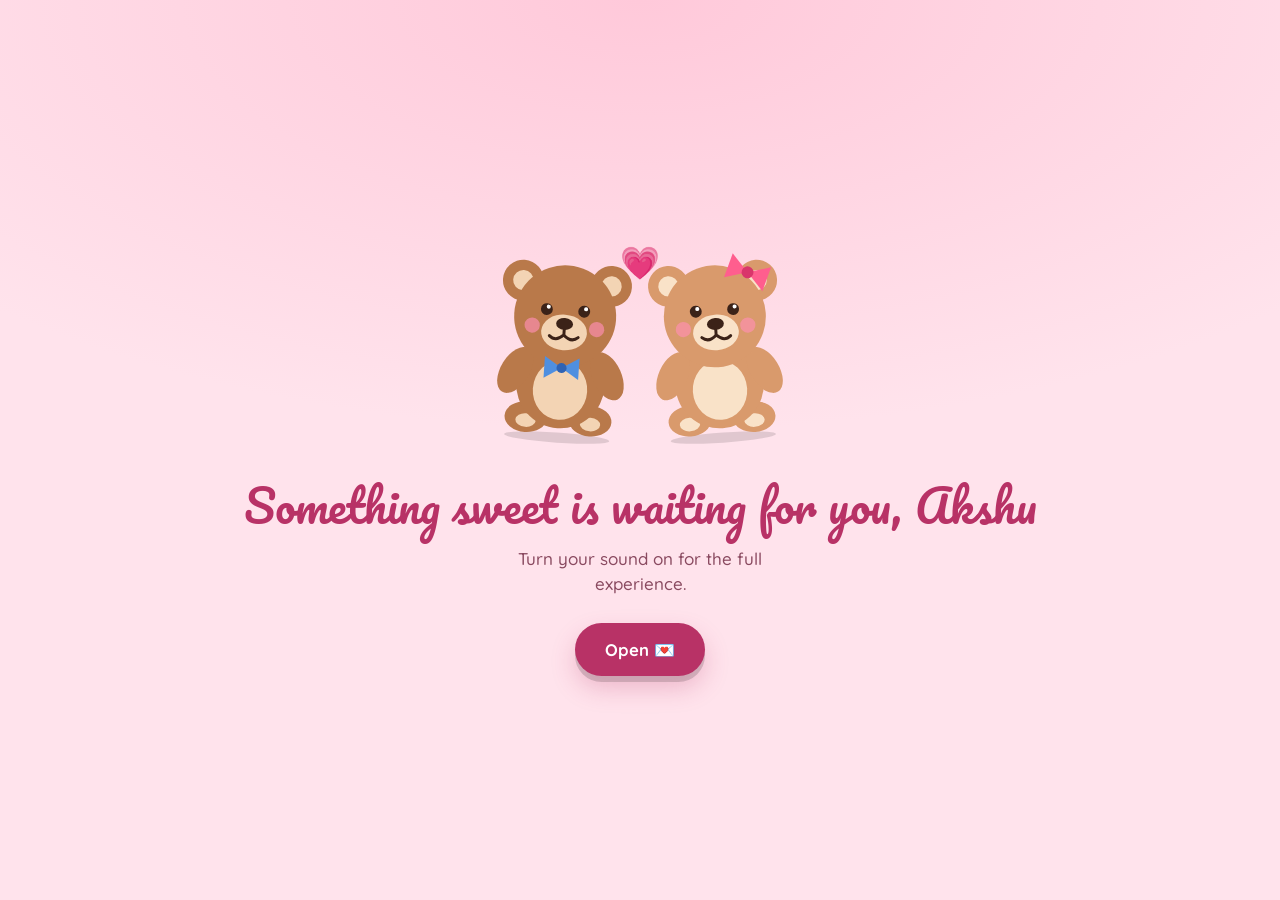
<file: index.html>
<!DOCTYPE html>
<html lang="en">
<head>
<meta charset="utf-8">
<meta name="viewport" content="width=device-width, initial-scale=1, viewport-fit=cover">
<link rel="preconnect" href="https://fonts.googleapis.com">
<link rel="preconnect" href="https://fonts.gstatic.com" crossorigin>
<link href="https://fonts.googleapis.com/css2?family=Pacifico&family=Quicksand:wght@500;700&display=swap" rel="stylesheet">
<link rel="stylesheet" href="css/style.css">
<title>Something sweet for Akshu 🧸</title>
</head>
<body class="page-splash">
<main class="screen">
  <div class="couple" data-teddy="couple"></div>
  <h1 class="display splash-title">Something sweet is waiting for you, Akshu</h1>
  <p class="splash-sub">Turn your sound on for the full experience.</p>
  <button class="btn" id="openBtn">Open 💌</button>
</main>
<script src="js/config.js"></script>
<script src="js/common.js"></script>
<script src="js/index.js"></script>
</body>
</html>
</file>
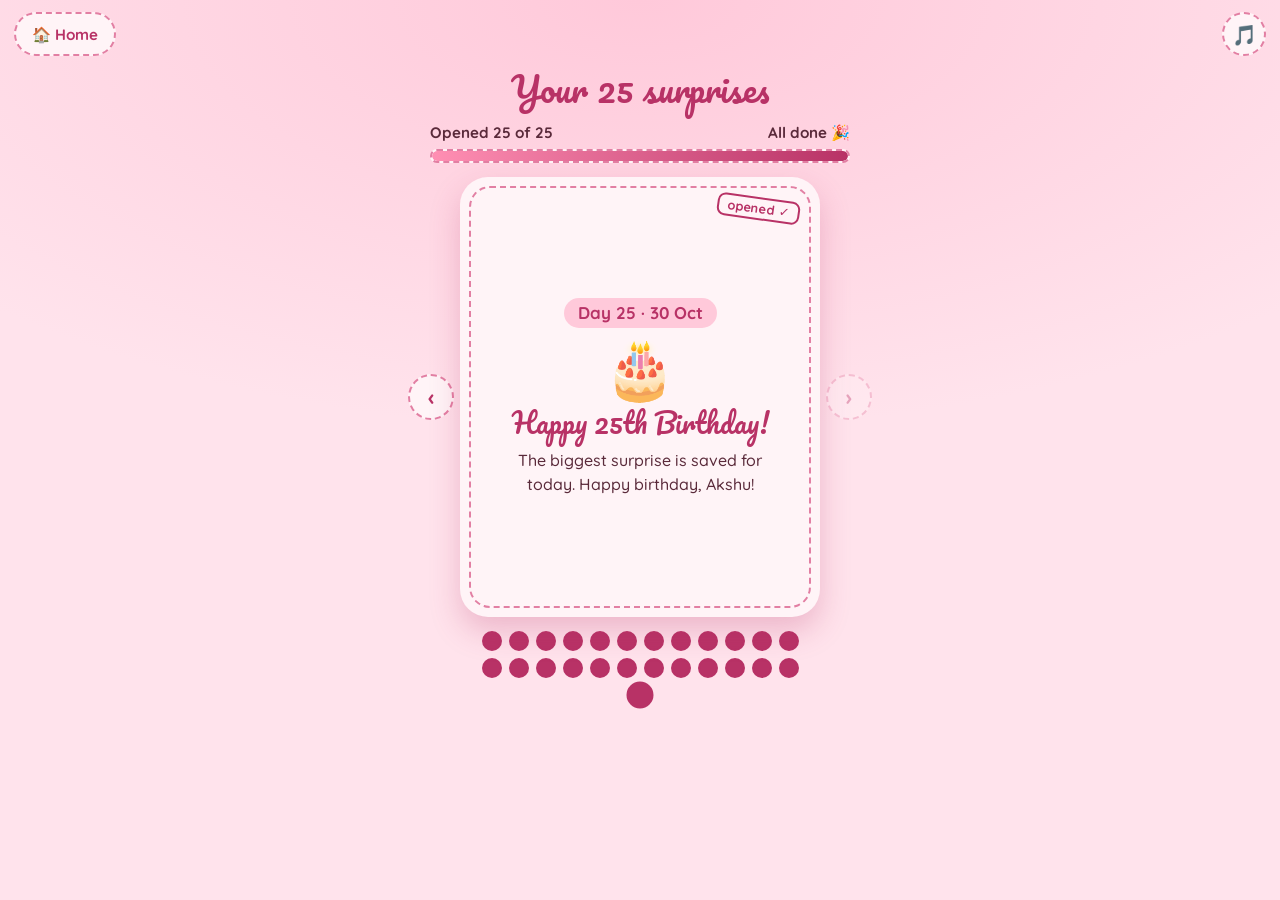
<file: cards.html>
<!DOCTYPE html>
<html lang="en">
<head>
<meta charset="utf-8">
<meta name="viewport" content="width=device-width, initial-scale=1, viewport-fit=cover">
<link rel="preconnect" href="https://fonts.googleapis.com">
<link rel="preconnect" href="https://fonts.gstatic.com" crossorigin>
<link href="https://fonts.googleapis.com/css2?family=Pacifico&family=Quicksand:wght@500;700&display=swap" rel="stylesheet">
<link rel="stylesheet" href="css/style.css">
<title>Your 25 surprises 🧸</title>
</head>
<body class="page-cards">
<button class="iconbtn homebtn" data-go="landing.html">🏠 Home</button>
<main class="screen cards-screen">
  <div class="topline">
    <h2 class="display cards-title">Your 25 surprises</h2>
    <div class="progress-wrap">
      <div class="progress-text"><span id="progLabel">Opened 0 of 25</span><span id="todayLabel"></span></div>
      <div class="bar"><i id="barFill"></i></div>
    </div>
  </div>
  <div class="stage" id="stage">
    <button class="iconbtn" id="prev" aria-label="Previous card">‹</button>
    <div class="cardbox" id="cardbox"></div>
    <button class="iconbtn" id="next" aria-label="Next card">›</button>
  </div>
  <div class="dots" id="dots"></div>
  <p class="hint" id="hint"></p>
</main>
<script src="js/config.js"></script>
<script src="js/common.js"></script>
<script src="js/cards.js"></script>
</body>
</html>
</file>
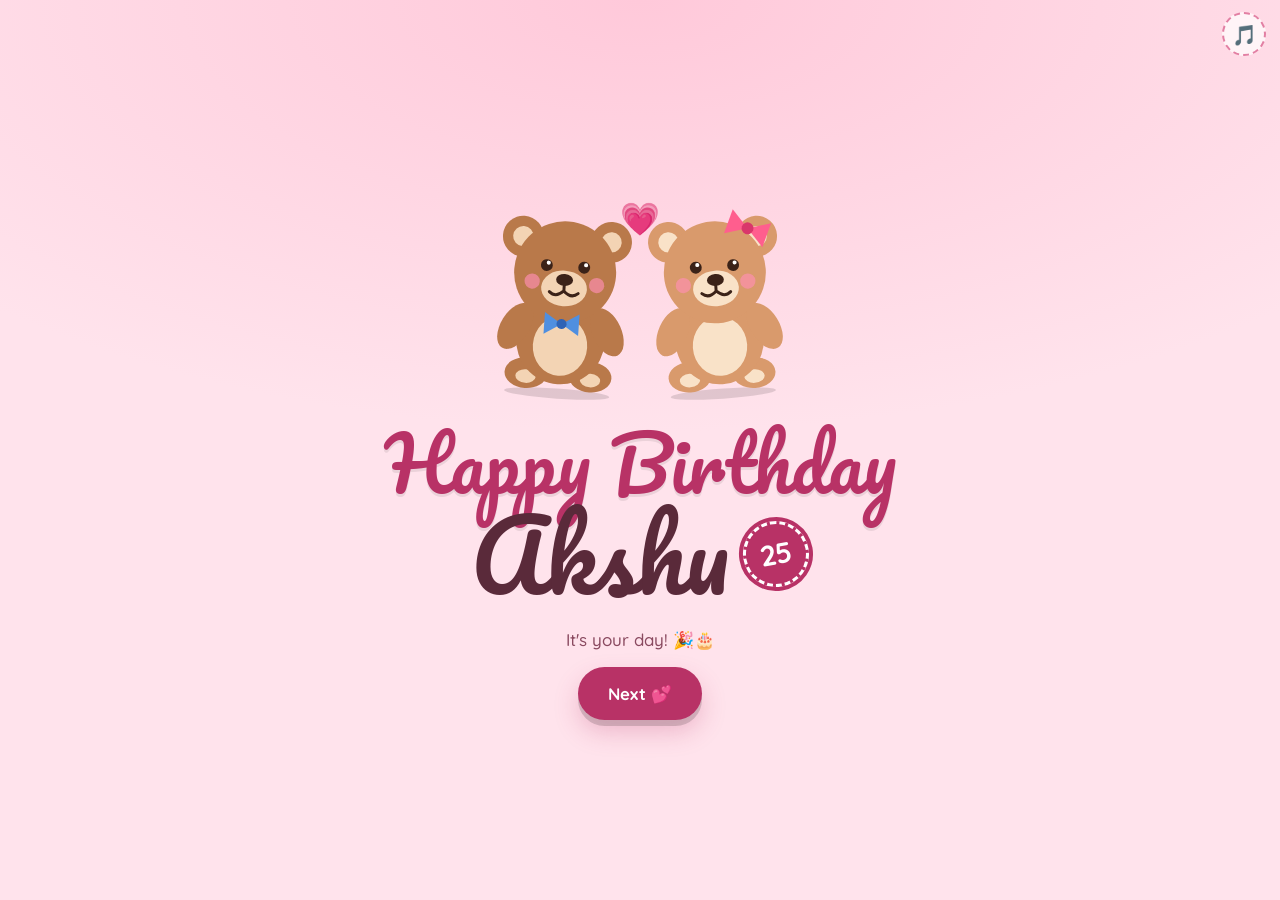
<file: landing.html>
<!DOCTYPE html>
<html lang="en">
<head>
<meta charset="utf-8">
<meta name="viewport" content="width=device-width, initial-scale=1, viewport-fit=cover">
<link rel="preconnect" href="https://fonts.googleapis.com">
<link rel="preconnect" href="https://fonts.gstatic.com" crossorigin>
<link href="https://fonts.googleapis.com/css2?family=Pacifico&family=Quicksand:wght@500;700&display=swap" rel="stylesheet">
<link rel="stylesheet" href="css/style.css">
<title>Happy Birthday Akshu 🎂</title>
</head>
<body class="page-landing">
<main class="screen">
  <div class="couple" data-teddy="couple"></div>
  <h2 class="hb display">Happy Birthday</h2>
  <div class="name display">Akshu <span class="badge25">25</span></div>
  <p class="until" id="untilText">Counting down to 30 October</p>
  <div class="count" id="count" role="timer">
    <div class="patch"><b id="cd-d">00</b><small>days</small></div>
    <div class="patch"><b id="cd-h">00</b><small>hours</small></div>
    <div class="patch"><b id="cd-m">00</b><small>mins</small></div>
    <div class="patch"><b id="cd-s">00</b><small>secs</small></div>
  </div>
  <button class="btn" data-go="plan.html">Next 💕</button>
</main>
<script src="js/config.js"></script>
<script src="js/common.js"></script>
<script src="js/landing.js"></script>
</body>
</html>
</file>
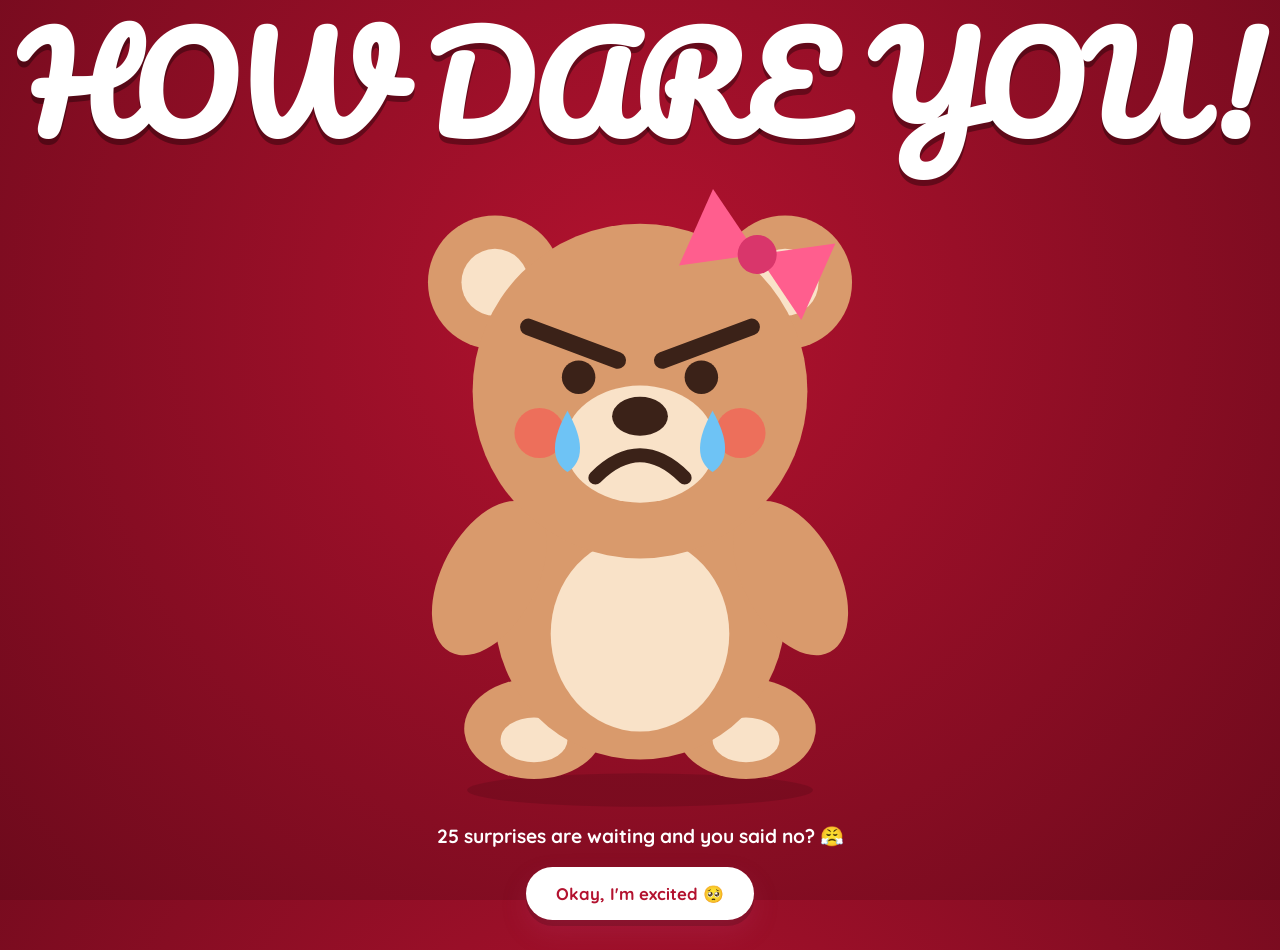
<file: no.html>
<!DOCTYPE html>
<html lang="en">
<head>
<meta charset="utf-8">
<meta name="viewport" content="width=device-width, initial-scale=1, viewport-fit=cover">
<link rel="preconnect" href="https://fonts.googleapis.com">
<link rel="preconnect" href="https://fonts.gstatic.com" crossorigin>
<link href="https://fonts.googleapis.com/css2?family=Pacifico&family=Quicksand:wght@500;700&display=swap" rel="stylesheet">
<link rel="stylesheet" href="css/style.css">
<title>HOW DARE YOU 😤</title>
</head>
<body class="page-no">
<main class="screen">
  <h4 class="angry-title">HOW DARE YOU!</h4>
  <div class="angry-pic" data-teddy="angry"></div>
  <p class="angry-sub">25 surprises are waiting and you said no? 😤</p>
  <button class="btn" data-go="plan.html">Okay, I'm excited 🥺</button>
</main>
<script src="js/config.js"></script>
<script src="js/common.js"></script>
</body>
</html>
</file>
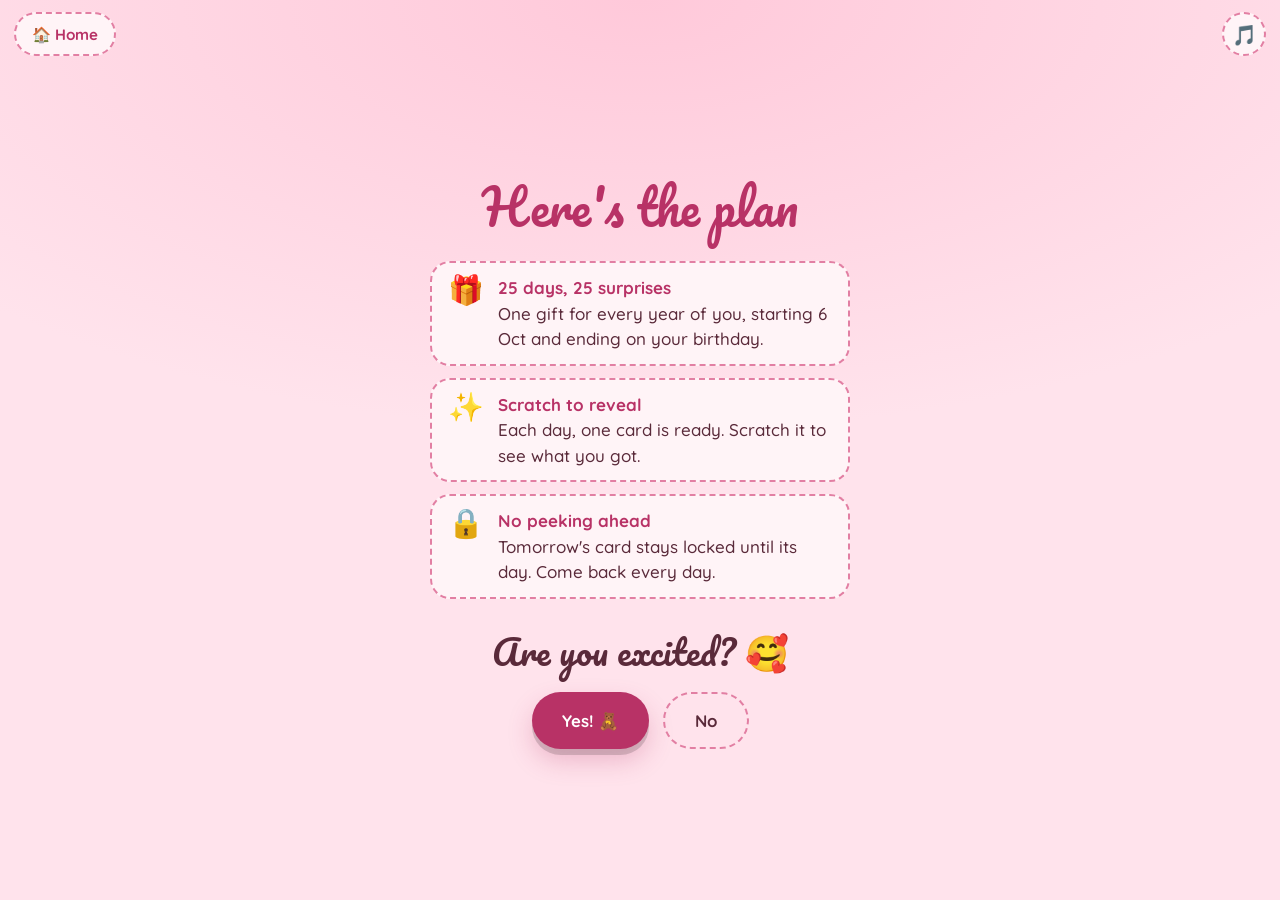
<file: plan.html>
<!DOCTYPE html>
<html lang="en">
<head>
<meta charset="utf-8">
<meta name="viewport" content="width=device-width, initial-scale=1, viewport-fit=cover">
<link rel="preconnect" href="https://fonts.googleapis.com">
<link rel="preconnect" href="https://fonts.gstatic.com" crossorigin>
<link href="https://fonts.googleapis.com/css2?family=Pacifico&family=Quicksand:wght@500;700&display=swap" rel="stylesheet">
<link rel="stylesheet" href="css/style.css">
<title>The plan 🎁</title>
</head>
<body class="page-plan">
<button class="iconbtn homebtn" data-go="landing.html">🏠 Home</button>
<main class="screen">
  <h2 class="display plan-title">Here's the plan</h2>
  <ul class="plan-list">
    <li><span class="ic">🎁</span><div><strong>25 days, 25 surprises</strong>One gift for every year of you, starting 6 Oct and ending on your birthday.</div></li>
    <li><span class="ic">✨</span><div><strong>Scratch to reveal</strong>Each day, one card is ready. Scratch it to see what you got.</div></li>
    <li><span class="ic">🔒</span><div><strong>No peeking ahead</strong>Tomorrow's card stays locked until its day. Come back every day.</div></li>
  </ul>
  <h3 class="display question">Are you excited? 🥰</h3>
  <div class="yn">
    <button class="btn" id="yesBtn">Yes! 🧸</button>
    <button class="btn ghost" id="noBtn">No</button>
  </div>
</main>
<script src="js/config.js"></script>
<script src="js/common.js"></script>
<script src="js/plan.js"></script>
</body>
</html>
</file>
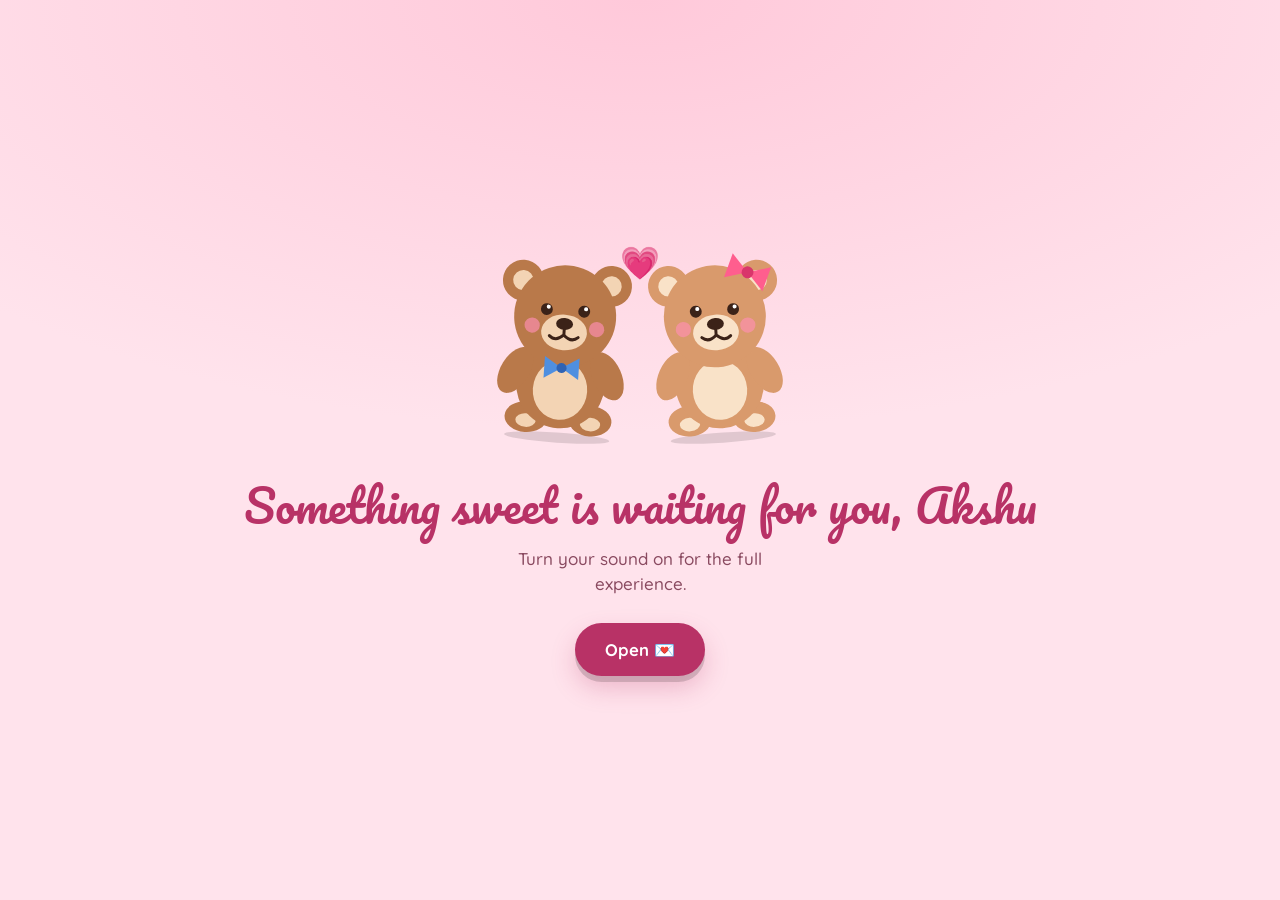
<file: welcome.html>
<!DOCTYPE html>
<html lang="en">
<head>
<meta charset="utf-8">
<meta name="viewport" content="width=device-width, initial-scale=1, viewport-fit=cover">
<link rel="preconnect" href="https://fonts.googleapis.com">
<link rel="preconnect" href="https://fonts.gstatic.com" crossorigin>
<link href="https://fonts.googleapis.com/css2?family=Pacifico&family=Quicksand:wght@500;700&display=swap" rel="stylesheet">
<link rel="stylesheet" href="css/style.css">
<title>Welcome back 💕</title>
</head>
<body class="page-welcome">
<main class="screen">
  <div class="photo-frame"><div id="wbPhoto"></div></div>
  <h2 class="display wb-title">Ohh, here comes my babygirl 💕</h2>
  <p class="wb-msg" id="wbMsg"></p>
  <button class="btn" id="wbBtn">Show today's surprise 🎁</button>
</main>
<script src="js/config.js"></script>
<script src="js/common.js"></script>
<script src="js/welcome.js"></script>
</body>
</html>
</file>
<file: css/style.css>
/* ===========================================================
   25 Surprises for Akshu - styles (shared by every page)
   Colours live in the :root block right below. Change them
   there and the whole site updates.
   =========================================================== */
:root{
  --bg:#ffe3ec; --bg2:#ffc9da; --ink:#5a2a3a; --soft:#8a4a60;
  --berry:#b83266; --berry-ink:#fff; --patch:#fff4f7; --stitch:#e27fa3;
  --lock:#f3d9e2; --shadow:rgba(184,50,102,.25);
  --angry-bg:#b3122f; --angry-bg2:#6d0a1c;
  box-sizing:border-box;
  padding-top:env(safe-area-inset-top,0px);
  padding-bottom:env(safe-area-inset-bottom,0px);
}
@media (prefers-color-scheme: dark){
  :root:not([data-theme="light"]){
    --bg:#2a1420; --bg2:#3d1b2d; --ink:#ffe6ee; --soft:#f0b7ca;
    --berry:#ff7aa6; --berry-ink:#3a0f20; --patch:#3f2030; --stitch:#ff8fb3;
    --lock:#4a2638; --shadow:rgba(0,0,0,.5);
  }
}
html{scroll-padding-top:env(safe-area-inset-top,0px);height:100%}
*,*::before,*::after{box-sizing:inherit}
body{
  margin:0;min-height:100%;
  background:radial-gradient(120% 80% at 50% 0%,var(--bg2),var(--bg) 60%);
  background-color:var(--bg);
  color:var(--ink);
  font-family:'Quicksand',system-ui,-apple-system,'Segoe UI',Roboto,sans-serif;
  font-weight:500;font-size:17px;line-height:1.5;
  -webkit-tap-highlight-color:transparent;
  overflow-x:hidden;
}
h1,h2,h3,p{margin:0}
.display{font-family:'Pacifico','Brush Script MT',cursive;font-weight:400}

/* ---------- floating hearts (added by common.js) ---------- */
#floaters{position:fixed;inset:0;pointer-events:none;overflow:hidden;z-index:0}
#floaters span{position:absolute;bottom:-40px;opacity:0;animation:rise linear infinite}
@keyframes rise{0%{transform:translateY(0) rotate(0);opacity:0}10%{opacity:.55}90%{opacity:.45}100%{transform:translateY(-110vh) rotate(25deg);opacity:0}}

/* ---------- page wrapper ---------- */
.screen{
  position:relative;z-index:1;min-height:100vh;min-height:100dvh;
  display:flex;flex-direction:column;align-items:center;justify-content:center;
  text-align:center;padding:56px 20px 36px;animation:enter .5s ease both;
}
@keyframes enter{from{opacity:0;transform:scale(.98)}to{opacity:1;transform:none}}

/* ---------- buttons ---------- */
.btn{
  font:inherit;font-weight:700;font-size:1.05rem;cursor:pointer;
  background:var(--berry);color:var(--berry-ink);
  border:0;border-radius:999px;padding:14px 30px;
  box-shadow:0 6px 0 rgba(0,0,0,.15),0 12px 24px var(--shadow);
  transition:transform .12s ease,box-shadow .12s ease;
}
.btn:hover{transform:translateY(-2px)}
.btn:active{transform:translateY(3px);box-shadow:0 2px 0 rgba(0,0,0,.15),0 4px 10px var(--shadow)}
.btn.ghost{background:transparent;color:var(--ink);border:2px dashed var(--stitch);box-shadow:none}
.btn:focus-visible,.iconbtn:focus-visible,.dot:focus-visible{outline:3px solid var(--ink);outline-offset:3px}
.iconbtn{
  flex:none;width:46px;height:46px;border-radius:50%;border:2.5px dashed var(--stitch);
  background:var(--patch);color:var(--berry);font-size:1.4rem;font-weight:700;cursor:pointer;
  display:flex;align-items:center;justify-content:center;font-family:inherit
}
.iconbtn:disabled{opacity:.35;cursor:default}
#music{position:fixed;right:14px;top:calc(env(safe-area-inset-top,0px) + 12px);z-index:20;width:44px;height:44px;font-size:1.25rem}
.homebtn{position:fixed;left:14px;top:calc(env(safe-area-inset-top,0px) + 12px);z-index:20;height:44px;width:auto;padding:0 16px;font-size:.95rem;border-radius:999px}

/* ---------- teddies ---------- */
.couple{display:flex;align-items:flex-end;justify-content:center;position:relative}
.couple svg{width:clamp(110px,30vw,170px);height:auto;overflow:visible}
.couple .boy{transform:rotate(4deg);margin-right:-8px}
.couple .girl{transform:rotate(-4deg);margin-left:-8px}
.couple .love{position:absolute;top:-6px;left:50%;transform:translateX(-50%);font-size:2rem;animation:beat 1.3s ease-in-out infinite}
@keyframes beat{0%,100%{transform:translateX(-50%) scale(1)}50%{transform:translateX(-50%) scale(1.25)}}

/* ---------- page: splash (index.html) ---------- */
.splash-title{font-size:clamp(1.9rem,7vw,2.8rem);margin:22px 0 6px;color:var(--berry)}
.splash-sub{max-width:30ch;margin-bottom:26px;color:var(--soft)}

/* ---------- page: landing ---------- */
.hb{font-size:clamp(2.6rem,11vw,4.6rem);line-height:1.05;color:var(--berry);margin-top:18px;text-shadow:0 3px 0 rgba(0,0,0,.08)}
.name{font-size:clamp(3.2rem,15vw,6rem);line-height:1.1;color:var(--ink);margin-bottom:6px;display:flex;align-items:center;gap:14px;justify-content:center;flex-wrap:wrap}
.badge25{
  font-family:'Quicksand',sans-serif;font-weight:700;font-size:clamp(1.2rem,5vw,1.8rem);
  background:var(--berry);color:var(--berry-ink);border-radius:50%;
  width:2.3em;height:2.3em;display:inline-flex;align-items:center;justify-content:center;
  border:3px dashed var(--berry-ink);outline:4px solid var(--berry);transform:rotate(-10deg)
}
.until{margin:14px 0;color:var(--soft)}
.count{display:flex;gap:10px;justify-content:center;margin-bottom:30px}
.patch{min-width:68px;padding:12px 8px 8px;background:var(--patch);border-radius:18px;border:2.5px dashed var(--stitch);box-shadow:0 8px 18px var(--shadow)}
.patch b{display:block;font-size:1.9rem;line-height:1.1;color:var(--berry);font-variant-numeric:tabular-nums}
.patch small{font-size:.78rem;color:var(--soft)}

/* ---------- page: plan ---------- */
.plan-title{font-size:clamp(2rem,8vw,3rem);color:var(--berry);margin-bottom:18px}
.plan-list{list-style:none;margin:0 0 26px;padding:0;display:grid;gap:12px;max-width:420px;width:100%;text-align:left}
.plan-list li{display:flex;gap:14px;align-items:flex-start;background:var(--patch);border:2.5px dashed var(--stitch);border-radius:20px;padding:12px 16px}
.plan-list .ic{font-size:1.8rem;line-height:1}
.plan-list strong{display:block;color:var(--berry)}
.question{font-size:clamp(1.6rem,6vw,2.2rem);margin-bottom:14px}
.yn{display:flex;gap:14px;flex-wrap:wrap;justify-content:center}

/* ---------- page: no ---------- */
body.page-no{background:radial-gradient(circle at 50% 35%,var(--angry-bg),var(--angry-bg2));background-color:var(--angry-bg2);color:#fff}
body.page-no .screen{padding:20px 12px 30px}
.angry-title{font-family:'Pacifico',cursive;font-size:clamp(3.4rem,10vw,9rem);line-height:1;margin:0;text-shadow:0 6px 0 rgba(0,0,0,.35);animation:shake .5s ease-in-out infinite}
@keyframes shake{0%,100%{transform:rotate(-2deg)}50%{transform:rotate(2deg) scale(1.03)}}
.angry-pic svg{width:min(70vw,62vh);height:auto;margin:6px 0}
.angry-sub{font-size:1.2rem;font-weight:700;margin-bottom:16px}
body.page-no .btn{background:#fff;color:#b3122f}

/* ---------- page: welcome back ---------- */
.photo-frame{width:min(66vw,260px);background:var(--patch);padding:12px 12px 36px;border-radius:12px;border:2.5px dashed var(--stitch);box-shadow:0 14px 30px var(--shadow);transform:rotate(-3deg);margin-bottom:22px}
.photo-frame img{display:block;width:100%;aspect-ratio:1/1;object-fit:cover;border-radius:6px}
.photo-frame .ph{aspect-ratio:1/1;border-radius:6px;background:var(--bg2);display:flex;align-items:flex-end;justify-content:center;overflow:hidden}
.photo-frame .ph svg{width:80%;height:auto}
.wb-title{font-size:clamp(2rem,8.5vw,3.2rem);line-height:1.15;color:var(--berry);margin-bottom:10px}
.wb-msg{max-width:28ch;margin-bottom:24px;color:var(--soft);font-size:1.1rem}

/* ---------- page: cards ---------- */
.cards-screen{justify-content:flex-start;padding-top:64px;gap:14px}
.topline{display:flex;flex-direction:column;align-items:center;gap:8px;width:min(92vw,420px)}
.cards-title{font-size:clamp(1.6rem,6vw,2.1rem);color:var(--berry)}
.progress-wrap{width:100%}
.progress-text{display:flex;justify-content:space-between;font-weight:700;font-size:.95rem;margin-bottom:4px}
.bar{height:14px;border-radius:999px;background:var(--patch);border:2px dashed var(--stitch);overflow:hidden}
.bar i{display:block;height:100%;width:0;background:linear-gradient(90deg,#ff8fb3,var(--berry));border-radius:999px;transition:width .6s ease}
.stage{display:flex;align-items:center;gap:6px;width:100%;max-width:520px;justify-content:center}
.cardbox{width:min(76vw,360px);height:min(58vh,440px);min-height:340px;position:relative}
.card{position:absolute;inset:0;background:var(--patch);border-radius:28px;box-shadow:0 14px 30px var(--shadow);overflow:hidden}
.card::before{content:"";position:absolute;inset:9px;border:2.5px dashed var(--stitch);border-radius:21px;pointer-events:none;z-index:3}
.face{position:absolute;inset:0;padding:30px 26px;display:flex;flex-direction:column;align-items:center;justify-content:center;gap:8px;overflow:auto}
.face .daytag{font-weight:700;color:var(--berry);background:var(--bg2);border-radius:999px;padding:2px 14px}
.face .emoji{font-size:3.6rem;line-height:1.1}
.face h3{font-family:'Pacifico',cursive;font-weight:400;font-size:1.7rem;color:var(--berry);line-height:1.2}
.face p{font-size:1rem;max-width:26ch}
.face img{max-width:100%;border-radius:12px}
.card.locked .face{background:var(--lock)}
.stamp{position:absolute;right:20px;top:20px;z-index:4;font-size:.8rem;font-weight:700;color:var(--berry);border:2px solid var(--berry);border-radius:8px;padding:0 8px;transform:rotate(8deg)}
canvas.scratch{position:absolute;inset:0;width:100%;height:100%;z-index:2;touch-action:none;cursor:grab;border-radius:28px}
.dots{display:flex;flex-wrap:wrap;gap:7px;justify-content:center;max-width:340px}
.dot{width:20px;height:20px;border-radius:50%;border:2px solid var(--stitch);background:transparent;padding:0;cursor:pointer}
.dot.open{background:var(--berry);border-color:var(--berry)}
.dot.today{border-color:var(--berry);box-shadow:0 0 0 3px var(--bg2),0 0 0 5px var(--berry)}
.dot.cur{transform:scale(1.35)}
.hint{color:var(--soft);font-size:.95rem;min-height:1.5em}

/* ---------- confetti ---------- */
.fly{position:fixed;z-index:50;pointer-events:none;font-size:1.6rem}

@media (prefers-reduced-motion: reduce){
  *{animation:none!important;transition:none!important}
  #floaters{display:none}
}
</file>
